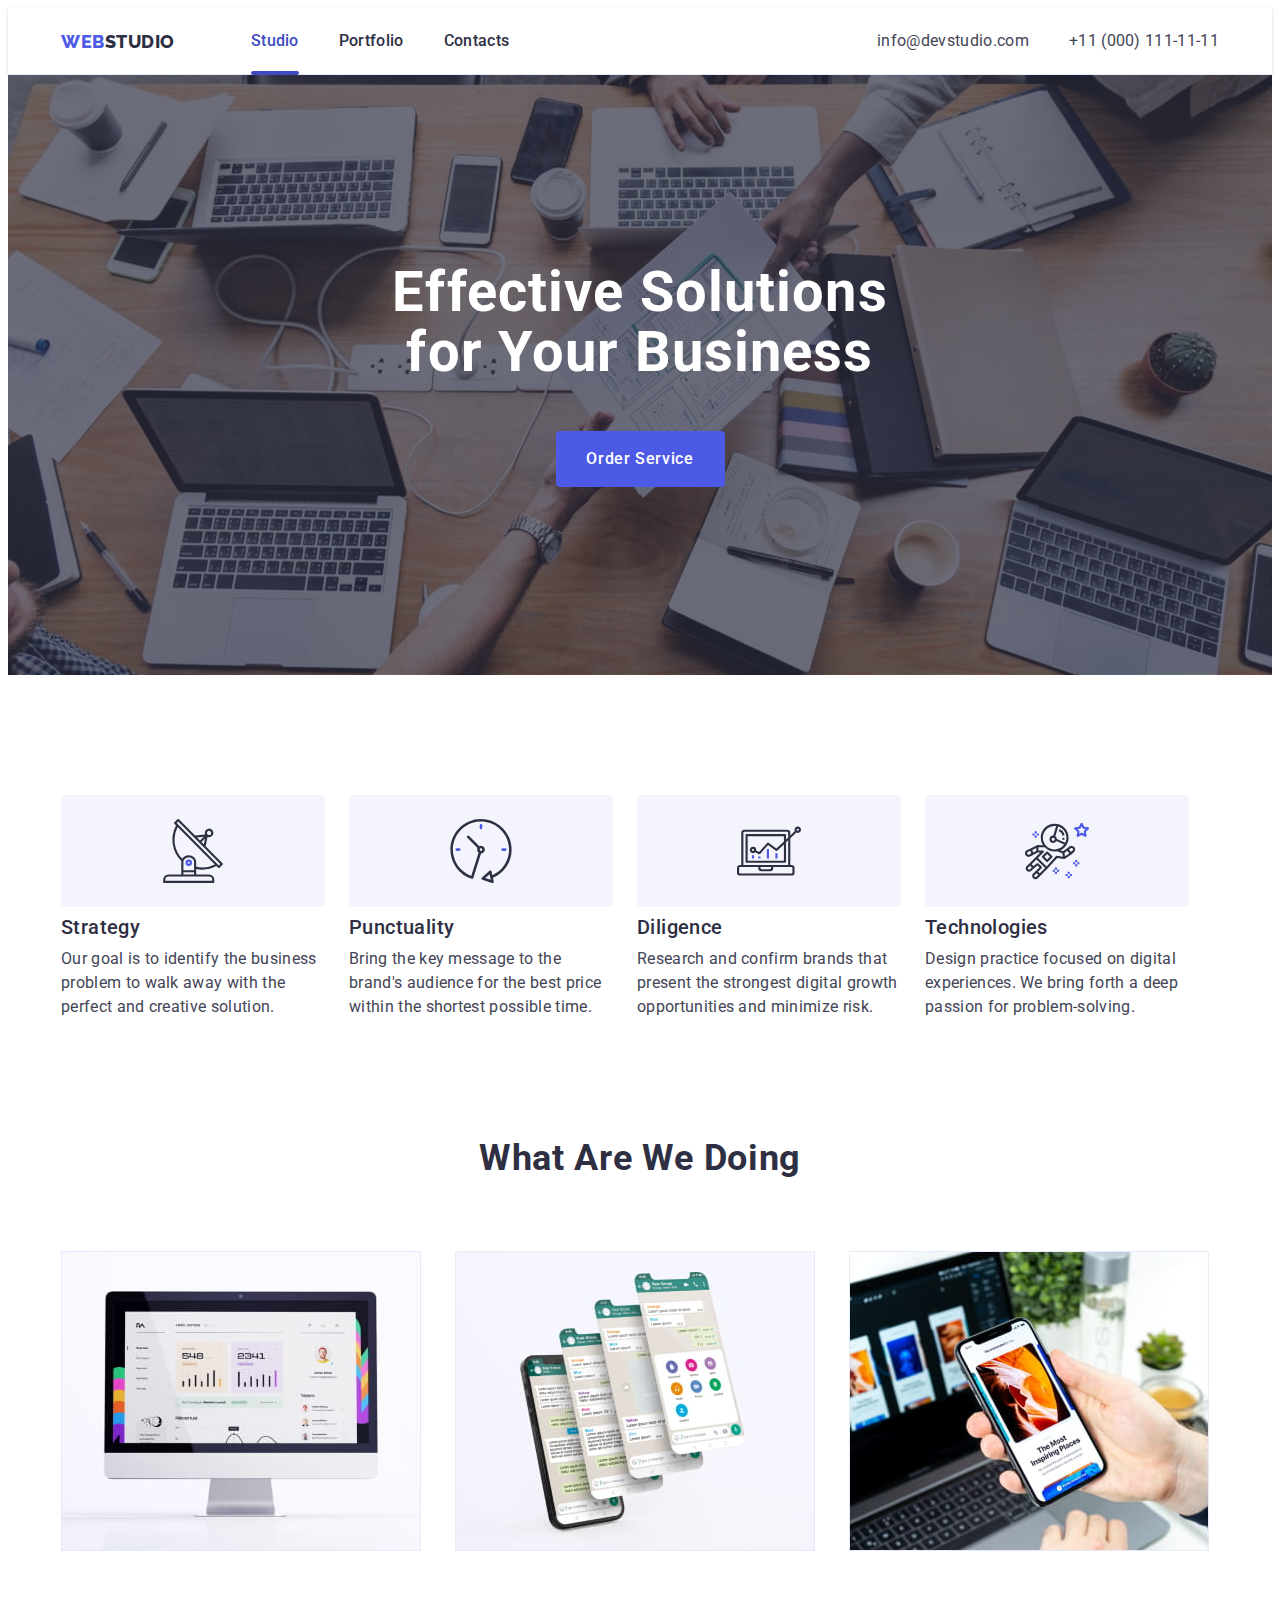
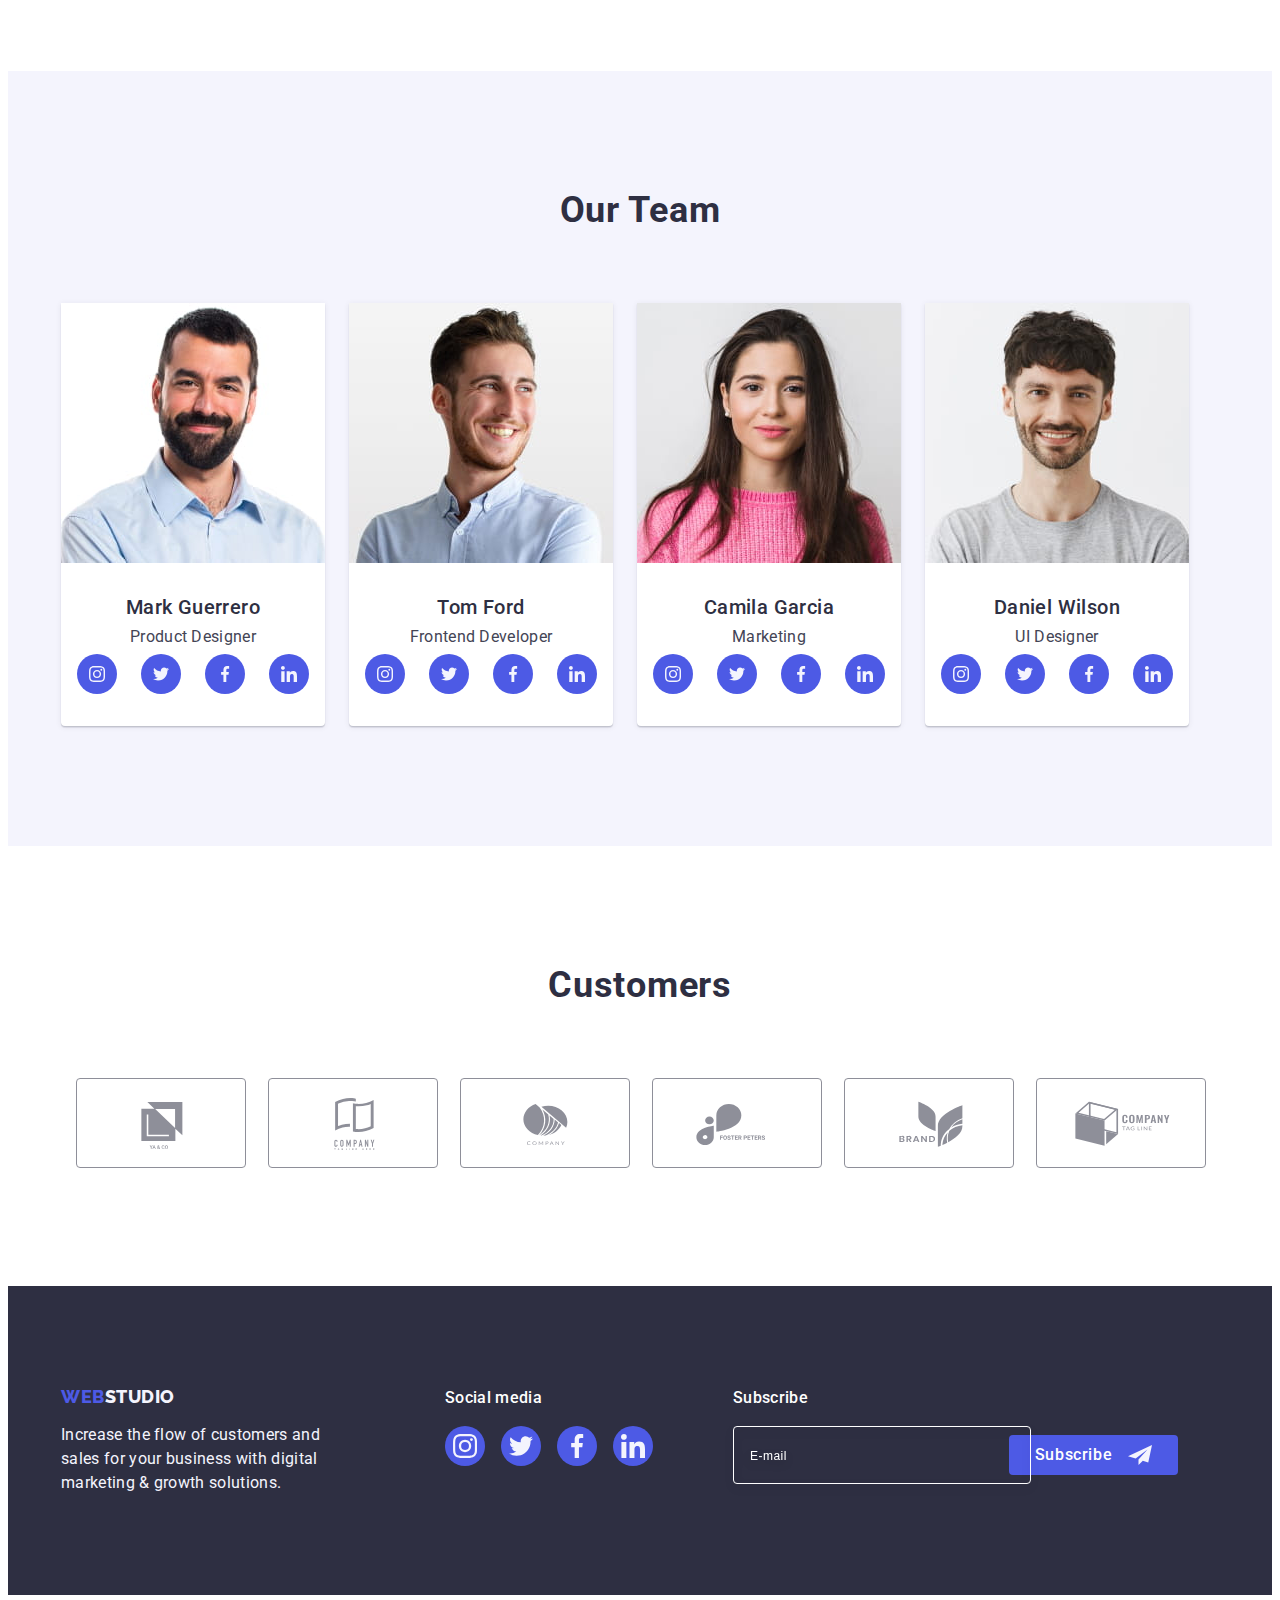
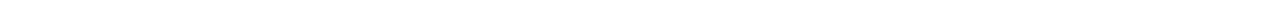
<file: index.html>
<!DOCTYPE html>
<html lang="en">
  <head>
    <meta charset="UTF-8" />
    <meta http-equiv="X-UA-Compatible" content="IE=edge" />
    <meta name="viewport" content="width=device-width, initial-scale=1.0" />
    <title>Effective Solutions for Your Business</title>
    <link
      rel="stylesheet"
      href="https://cdnjs.cloudflare.com/ajax/libs/modern-normalize/1.1.0/modern-normalize.min.css"
      integrity="sha512-wpPYUAdjBVSE4KJnH1VR1HeZfpl1ub8YT/NKx4PuQ5NmX2tKuGu6U/JRp5y+Y8XG2tV+wKQpNHVUX03MfMFn9Q=="
      crossorigin="anonymous"
      referrerpolicy="no-referrer"
    />
    <!-- Font styles -->
    <link rel="preconnect" href="https://fonts.googleapis.com" />
    <link rel="preconnect" href="https://fonts.gstatic.com" crossorigin />
    <link
      href="https://fonts.googleapis.com/css2?family=Raleway:wght@800&family=Roboto:wght@400;500;700;900&display=swap"
      rel="stylesheet"
    />
    <!-- Custom styles -->
    <link rel="stylesheet" href="./css/styles.css" />
  </head>
  <body>
    <!-- Header section -->
    <header class="header-page">
      <div class="container site-nav">
        <nav class="header-nav">
          <a href="./index.html" class="header-nav-logo logo link"
            >Web<span class="logo-part">Studio</span></a
          >
          <ul class="header-nav-menu list">
            <li class="item header-nav-item">
              <a href="./index.html" class="active link unit-menu">Studio</a>
            </li>
            <li class="item">
              <a href="./portfolio.html" class="link unit-menu">Portfolio</a>
            </li>
            <li class="item">
              <a href="" class="link unit-menu">Contacts</a>
            </li>
          </ul>
        </nav>
        <address class="unit-info">
          <ul class="list adr-list">
            <li class="item">
              <a href="mailto:info@devstudio.com" class="link unit unit-info-item"
                >info@devstudio.com</a
              >
            </li>
            <li class="item">
              <a href="tel:+110001111111" class="link unit unit-info-item">+11 (000) 111-11-11</a>
            </li>
          </ul>
        </address>
      </div>
    </header>
    <main>
      <!-- Hero section -->
      <section class="hero">
        <div class="container">
          <h1 class="main-header">Effective Solutions for Your Business</h1>
          <button type="button" class="main-btn" data-modal-open>Order Service</button>
        </div>
      </section>
      <!-- Benefits section -->
      <section class="benefits">
        <div class="container">
          <h2 class="subtitle visually-hidden"> Our benefits </h2>
          <ul class="list benefits-list">
            <li class="item">
              <div class="features-box">
                <svg class="benefits-logo" width="64" height="64">
                  <use href="./images/icons.svg#antenna"></use>
                </svg>
              </div>
              <h3 class="benefits-title">Strategy</h3>
              <p class="benefit-unit">
                Our goal is to identify the business problem to walk away with the perfect and
                creative solution.
              </p>
            </li>
            <li class="item">
              <div class="features-box">
                <svg class="benefits-logo" width="64" height="64">
                  <use href="./images/icons.svg#clock"></use>
                </svg>
              </div>
              <h3 class="benefits-title">Punctuality</h3>
              <p class="benefit-unit">
                Bring the key message to the brand's audience for the best price within the shortest
                possible time.
              </p>
            </li>
            <li class="item">
              <div class="features-box">
                <svg class="benefits-logo" width="64" height="64">
                  <use href="./images/icons.svg#diagram"></use>
                </svg>
              </div>
              <h3 class="benefits-title">Diligence</h3>
              <p class="benefit-unit">
                Research and confirm brands that present the strongest digital growth opportunities
                and minimize risk.
              </p>
            </li>
            <li class="item">
              <div class="features-box">
                <svg class="benefits-logo" width="64" height="64">
                  <use href="./images/icons.svg#astronaut"></use>
                </svg>
              </div>
              <h3 class="benefits-title">Technologies</h3>
              <p class="benefit-unit">
                Design practice focused on digital experiences. We bring forth a deep passion for
                problem-solving.
              </p>
            </li>
          </ul>
        </div>
      </section>
      <!-- About section -->
      <section class="about">
        <div class="container">
          <h2 class="subtitle">What are we doing</h2>
          <ul class="list about-list">
            <li class="item">
              <img src="./images/about_section/img1.jpg" alt="Monoblock" width="360" height="300" />
            </li>
            <li class="item">
              <img src="./images/about_section/img2.jpg" alt="Phone" width="360" height="300" />
            </li>
            <li class="item">
              <img src="./images/about_section/img3.jpg" alt="Notebook" width="360" height="300" />
            </li>
          </ul>
        </div>
      </section>
      <!-- Team section -->
      <section class="team">
        <div class="container">
          <h2 class="subtitle">Our Team</h2>
          <ul class="list team-list">
            <li class="team-item">
              <img src="./images/our_team/img1.jpg" alt="Mark Guerrero" width="264" height="260" />
              <div class="team-card">
                <h3 class="photo-name">Mark Guerrero</h3>
                <p class="photo-desc-team">Product Designer</p>
                <ul class="social-list list">
                  <li class="socials-item">
                    <a
                      class="socials-link link"
                      href="https://www.instagram.com/"
                      target="_blank"
                      rel="noopener noreferrer"
                      aria-label="Instagram"
                    >
                      <svg class="team-social-icon" width="16" height="16">
                        <use href="./images/icons.svg#instagram"></use>
                      </svg>
                    </a>
                  </li>
                  <li class="socials-item">
                    <a
                      class="socials-link link"
                      href="https://twitter.com/"
                      target="_blank"
                      rel="noopener noreferrer"
                      aria-label="Twitter"
                    >
                      <svg class="team-social-icon" width="16" height="16">
                        <use href="./images/icons.svg#twitter"></use>
                      </svg>
                    </a>
                  </li>
                  <li class="socials-item">
                    <a
                      class="socials-link link"
                      href="https://www.facebook.com/"
                      target="_blank"
                      rel="noopener noreferrer"
                      aria-label="Facebook"
                    >
                      <svg class="team-social-icon" width="16" height="16">
                        <use href="./images/icons.svg#facebook"></use>
                      </svg>
                    </a>
                  </li>
                  <li class="socials-item">
                    <a
                      class="socials-link link"
                      href="https://www.linkedin.com/"
                      target="_blank"
                      rel="noopener noreferrer"
                      aria-label="Linkedin"
                    >
                      <svg class="team-social-icon" width="16" height="16">
                        <use href="./images/icons.svg#linkedin"></use>
                      </svg>
                    </a>
                  </li>
                </ul>
              </div>
            </li>
            <li class="team-item">
              <img src="./images/our_team/img2.jpg" alt="Tom Ford" width="264" height="260" />
              <div class="team-card">
                <h3 class="photo-name">Tom Ford</h3>
                <p class="photo-desc-team">Frontend Developer</p>
                <ul class="social-list list">
                  <li class="socials-item">
                    <a
                      class="socials-link link"
                      href="https://www.instagram.com/"
                      target="_blank"
                      rel="noopener noreferrer"
                      aria-label="Instagram"
                    >
                      <svg class="team-social-icon" width="16" height="16">
                        <use href="./images/icons.svg#instagram"></use>
                      </svg>
                    </a>
                  </li>
                  <li class="socials-item">
                    <a
                      class="socials-link link"
                      href="https://twitter.com/"
                      target="_blank"
                      rel="noopener noreferrer"
                      aria-label="Twitter"
                    >
                      <svg class="team-social-icon" width="16" height="16">
                        <use href="./images/icons.svg#twitter"></use>
                      </svg>
                    </a>
                  </li>
                  <li class="socials-item">
                    <a
                      class="socials-link link"
                      href="https://www.facebook.com/"
                      target="_blank"
                      rel="noopener noreferrer"
                      aria-label="Facebook"
                    >
                      <svg class="team-social-icon" width="16" height="16">
                        <use href="./images/icons.svg#facebook"></use>
                      </svg>
                    </a>
                  </li>
                  <li class="socials-item">
                    <a
                      class="socials-link link"
                      href="https://www.linkedin.com/"
                      target="_blank"
                      rel="noopener noreferrer"
                      aria-label="Linkedin"
                    >
                      <svg class="team-social-icon" width="16" height="16">
                        <use href="./images/icons.svg#linkedin"></use>
                      </svg>
                    </a>
                  </li>
                </ul>
              </div>
            </li>
            <li class="team-item">
              <img src="./images/our_team/img3.jpg" alt="amila Garcia" width="264" height="260" />
              <div class="team-card">
                <h3 class="photo-name">Camila Garcia</h3>
                <p class="photo-desc-team">Marketing</p>
                <ul class="social-list list">
                  <li class="socials-item">
                    <a
                      class="socials-link link"
                      href="https://www.instagram.com/"
                      target="_blank"
                      rel="noopener noreferrer"
                      aria-label="Instagram"
                    >
                      <svg class="team-social-icon" width="16" height="16">
                        <use href="./images/icons.svg#instagram"></use>
                      </svg>
                    </a>
                  </li>
                  <li class="socials-item">
                    <a
                      class="socials-link link"
                      href="https://twitter.com/"
                      target="_blank"
                      rel="noopener noreferrer"
                      aria-label="Twitter"
                    >
                      <svg class="team-social-icon" width="16" height="16">
                        <use href="./images/icons.svg#twitter"></use>
                      </svg>
                    </a>
                  </li>
                  <li class="socials-item">
                    <a
                      class="socials-link link"
                      href="https://www.facebook.com/"
                      target="_blank"
                      rel="noopener noreferrer"
                      aria-label="Facebook"
                    >
                      <svg class="team-social-icon" width="16" height="16">
                        <use href="./images/icons.svg#facebook"></use>
                      </svg>
                    </a>
                  </li>
                  <li class="socials-item">
                    <a
                      class="socials-link link"
                      href="https://www.linkedin.com/"
                      target="_blank"
                      rel="noopener noreferrer"
                      aria-label="Linkedin"
                    >
                      <svg class="team-social-icon" width="16" height="16">
                        <use href="./images/icons.svg#linkedin"></use>
                      </svg>
                    </a>
                  </li>
                </ul>
              </div>
            </li>
            <li class="team-item">
              <img src="./images/our_team/img4.jpg" alt="Daniel Wilson" width="264" height="260" />
              <div class="team-card">
                <h3 class="photo-name">Daniel Wilson</h3>
                <p class="photo-desc-team">UI Designer</p>
                <ul class="social-list list">
                  <li class="socials-item">
                    <a
                      class="socials-link link"
                      href="https://www.instagram.com/"
                      target="_blank"
                      rel="noopener noreferrer"
                      aria-label="Instagram"
                    >
                      <svg class="team-social-icon" width="16" height="16">
                        <use href="./images/icons.svg#instagram"></use>
                      </svg>
                    </a>
                  </li>
                  <li class="socials-item">
                    <a
                      class="socials-link link"
                      href="https://twitter.com/"
                      target="_blank"
                      rel="noopener noreferrer"
                      aria-label="Twitter"
                    >
                      <svg class="team-social-icon" width="16" height="16">
                        <use href="./images/icons.svg#twitter"></use>
                      </svg>
                    </a>
                  </li>
                  <li class="socials-item">
                    <a
                      class="socials-link link"
                      href="https://www.facebook.com/"
                      target="_blank"
                      rel="noopener noreferrer"
                      aria-label="Facebook"
                    >
                      <svg class="team-social-icon" width="16" height="16">
                        <use href="./images/icons.svg#facebook"></use>
                      </svg>
                    </a>
                  </li>
                  <li class="socials-item">
                    <a
                      class="socials-link link"
                      href="https://www.linkedin.com/"
                      target="_blank"
                      rel="noopener noreferrer"
                      aria-label="Linkedin"
                    >
                      <svg class="team-social-icon" width="16" height="16">
                        <use href="./images/icons.svg#linkedin"></use>
                      </svg>
                    </a>
                  </li>
                </ul>
              </div>
            </li>
          </ul>
        </div>
      </section>
      <!-- Customers section -->
      <section class="customers-section">
        <div class="container">
          <h2 class="customers-subtitle">Customers</h2>
          <ul class="customers-list list">
            <li class="customers-item">
              <a href="" class="customers-item-link">
                <svg class="customers-item-icon" width="104" height="56">
                  <use href="./images/icons.svg#logo1"></use>
                </svg>
              </a>
            </li>
            <li class="customers-item">
              <a href="" class="customers-item-link">
                <svg class="customers-item-icon" width="104" height="56">
                  <use href="./images/icons.svg#logo2"></use>
                </svg>
              </a>
            </li>
            <li class="customers-item">
              <a href="" class="customers-item-link">
                <svg class="customers-item-icon" width="104" height="56">
                  <use href="./images/icons.svg#logo3"></use>
                </svg>
              </a>
            </li>
            <li class="customers-item">
              <a href="" class="customers-item-link">
                <svg class="customers-item-icon" width="104" height="56">
                  <use href="./images/icons.svg#logo4"></use>
                </svg>
              </a>
            </li>
            <li class="customers-item">
              <a href="" class="customers-item-link">
                <svg class="customers-item-icon" width="104" height="56">
                  <use href="./images/icons.svg#logo5"></use>
                </svg>
              </a>
            </li>
            <li class="customers-item">
              <a href="" class="customers-item-link">
                <svg class="customers-item-icon" width="104" height="56">
                  <use href="./images/icons.svg#logo6"></use>
                </svg>
              </a>
            </li>
          </ul>
        </div>
      </section>
    </main>
    <!-- Footer section -->
    <footer class="page-bottom">
      <div class="footer-container container">
        <div class="footer-info">
          <a href="./index.html" class="logo-bottom link"
            >Web<span class="logo-part-bottom">Studio</span></a
          >
          <p class="footer-text">
            Increase the flow of customers and sales for your business with digital marketing &
            growth solutions.
          </p>
        </div>
        <div class="footer-link">
          <p class="footer-social">Social media</p>
          <ul class="footer-social-list list">
            <li class="socials-item">
              <a
                class="socials-link link footer-socials-link"
                href="https://www.instagram.com/"
                target="_blank"
                rel="noopener noreferrer"
                aria-label="Instagram"
              >
                <svg class="team-social-icon" width="24" height="24">
                  <use href="./images/icons.svg#instagram"></use>
                </svg>
              </a>
            </li>
            <li class="socials-item">
              <a
                class="socials-link link footer-socials-link"
                href="https://twitter.com/"
                target="_blank"
                rel="noopener noreferrer"
                aria-label="Twitter"
              >
                <svg class="team-social-icon" width="24" height="24">
                  <use href="./images/icons.svg#twitter"></use>
                </svg>
              </a>
            </li>
            <li class="socials-item">
              <a
                class="socials-link link footer-socials-link"
                href="https://www.facebook.com/"
                target="_blank"
                rel="noopener noreferrer"
                aria-label="Facebook"
              >
                <svg class="team-social-icon" width="24" height="24">
                  <use href="./images/icons.svg#facebook"></use>
                </svg>
              </a>
            </li>
            <li class="socials-item">
              <a
                class="socials-link link footer-socials-link"
                href="https://www.linkedin.com/"
                target="_blank"
                rel="noopener noreferrer"
                aria-label="Linkedin"
              >
                <svg class="team-social-icon" width="24" height="24">
                  <use href="./images/icons.svg#linkedin"></use>
                </svg>
              </a>
            </li>
          </ul>
        </div>

        <form class="subscription-form" name="subscription-form">
          <strong class="subscription-form-title subtitle">Subscribe</strong>
          <div class="subscription-form-group" role="group">
            <label class="subscription-form-label">
              <input
                class="subscription-form-input"
                type="email"
                name="email"
                required
                placeholder="E-mail"
              />
            </label>

            <button class="subscription-btn main-btn" type="submit">
              Subscribe
              <svg class="subscription-form-icon" width="24" height="24">
                <use href="./images/icons.svg#send"></use>
              </svg>
            </button>
          </div>
        </form>
      </div>
    </footer>

    <!-- Modal window -->
    <div class="backdrop is-hidden" data-modal>
      <div class="modal">
        <button type="button" class="modal-close-btn" data-modal-close>
          <svg class="modal-close-icon" width="8" height="8">
            <use href="./images/icons.svg#close-icon"></use>
          </svg>
        </button>

        <strong class="modal-title">Leave your contacts and we will call you back</strong>
        <form class="modal-form form" name="modal_form">
          <label class="form-label" for="modal_name"
            ><span class="form-label-title">Name</span></label
          >
          <div class="form-wrapper">
            <input class="form-field" type="text" name="modal_name" id="modal_name" />
            <svg class="form-icon" width="18" height="24">
              <use href="./images/icons.svg#name"></use>
            </svg>
          </div>

          <label class="form-label" for="modal_phone"
            ><span class="form-label-title">Phone</span></label
          >
          <div class="form-wrapper">
            <input class="form-field" type="text" name="modal_phone" id="modal_phone" />
            <svg class="form-icon" width="18" height="24">
              <use href="./images/icons.svg#phone"></use>
            </svg>
          </div>

          <label class="form-label" for="modal_email"
            ><span class="form-label-title">Email</span></label
          >
          <div class="form-wrapper">
            <input class="form-field" type="text" name="modal_email" id="modal_email" />
            <svg class="form-icon" width="18" height="24">
              <use href="./images/icons.svg#email"></use>
            </svg>
          </div>

          <label class="form-label-comment" for="modal_comment"
            ><span class="form-label-title">Comment</span>
            <textarea
              class="form-comment"
              name="modal_comment"
              id="modal_comment"
              rows="6"
              placeholder="Text input"
            ></textarea>
          </label>

          <label class="form-aggrement">
            <input class="form-check-input visually-hidden" type="checkbox" />
            <svg class="register-form-icons" width="16" height="16">
              <use class="icon-checked" href="./images/icons.svg#checkbox-checked"></use>
              <use class="icon-unchecked" href="./images/icons.svg#checkbox-unchecked"></use>
            </svg>
            <span class="form-aggrement-text"
              >I accept the terms and conditions of the
              <a class="checkbox-link" href="">Privacy Policy</a></span
            >
          </label>
          <button class="main-btn" type="submit">Send</button>
        </form>
      </div>
    </div>
    <script src="./js/modal.js"></script>
  </body>
</html>
</file>
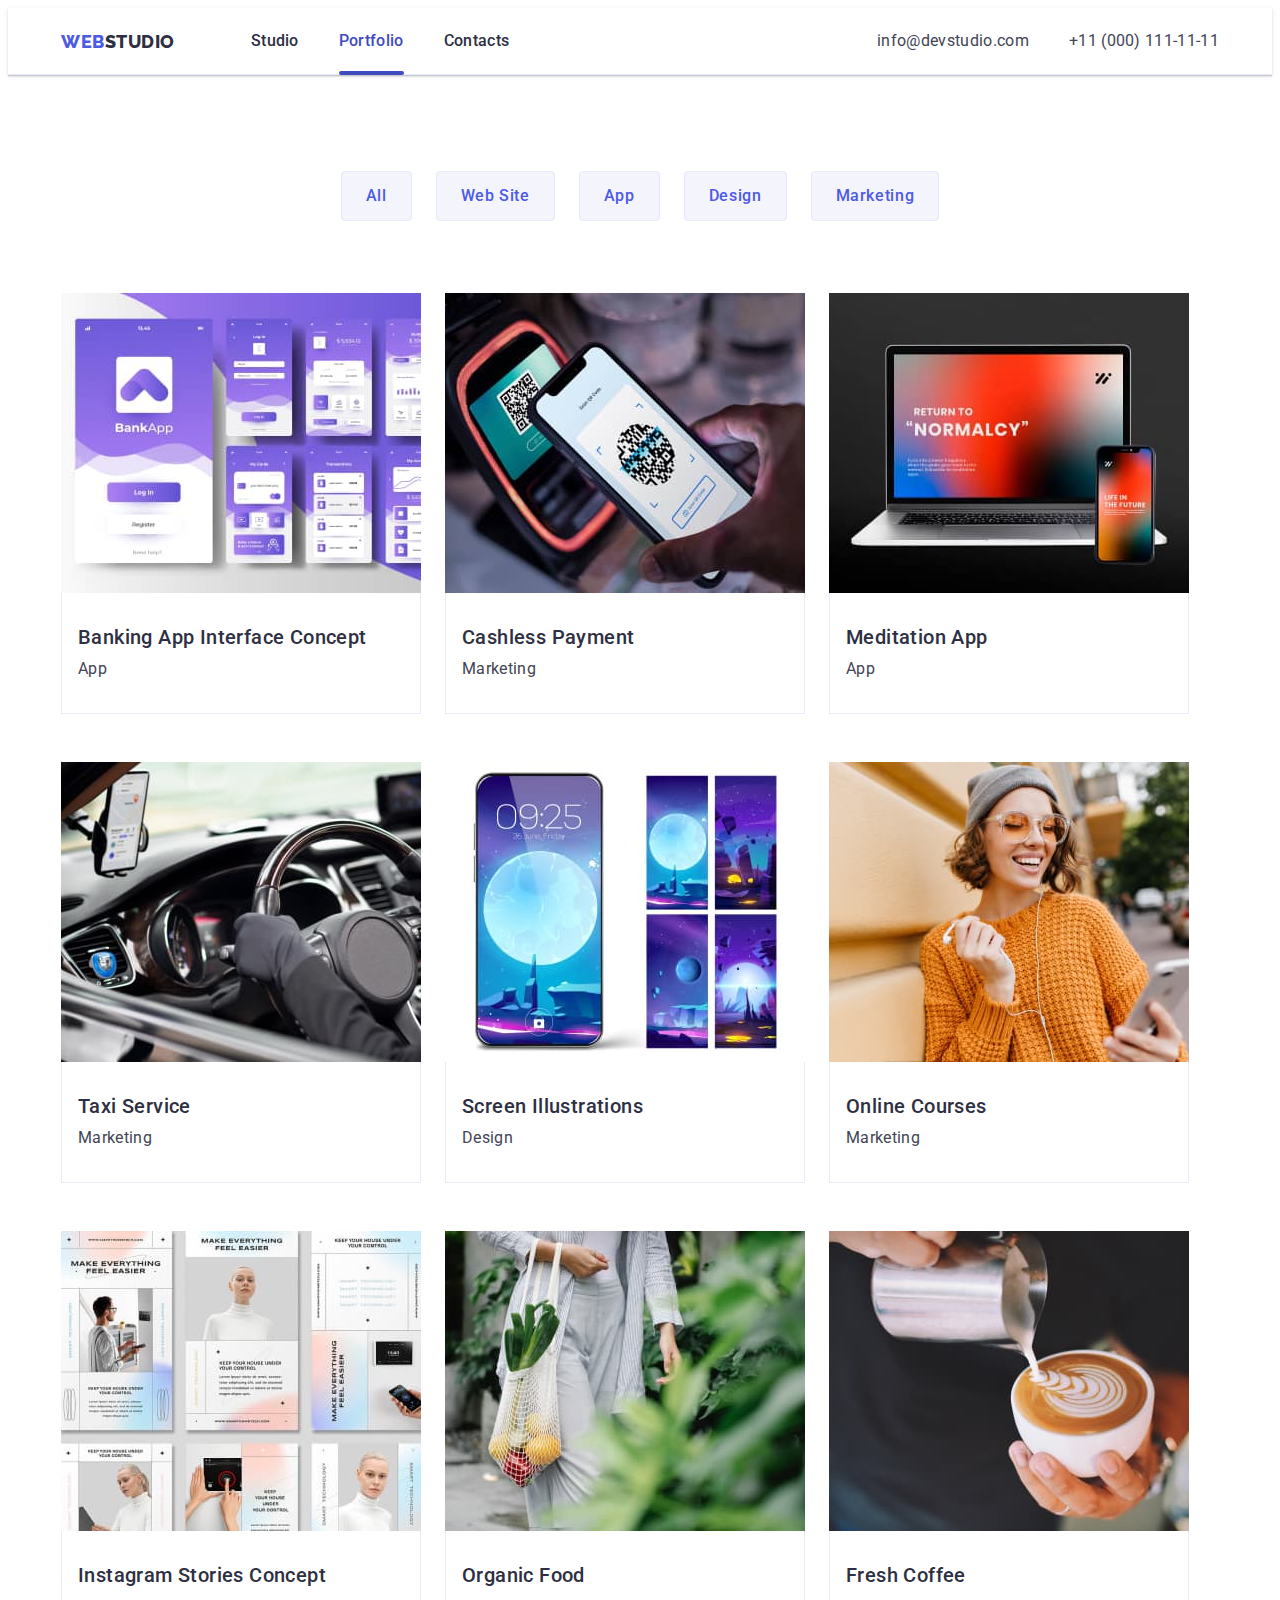
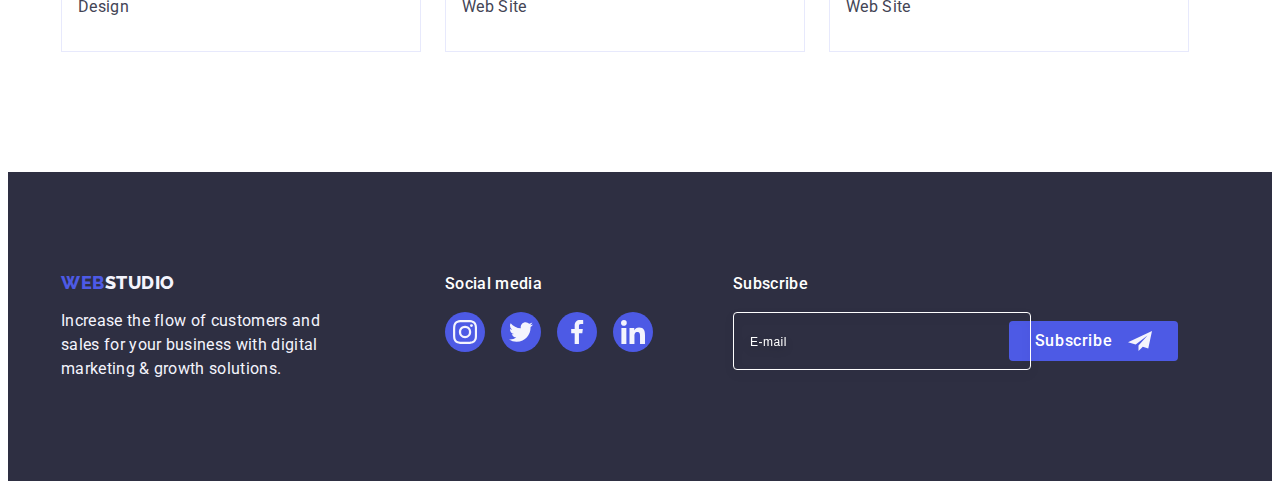
<file: portfolio.html>
<!DOCTYPE html>
<html lang="en">
  <head>
    <meta charset="UTF-8" />
    <meta http-equiv="X-UA-Compatible" content="IE=edge" />
    <meta name="viewport" content="width=device-width, initial-scale=1.0" />
    <title>Portfolio</title>
    <link
      rel="stylesheet"
      href="https://cdnjs.cloudflare.com/ajax/libs/modern-normalize/1.1.0/modern-normalize.min.css"
      integrity="sha512-wpPYUAdjBVSE4KJnH1VR1HeZfpl1ub8YT/NKx4PuQ5NmX2tKuGu6U/JRp5y+Y8XG2tV+wKQpNHVUX03MfMFn9Q=="
      crossorigin="anonymous"
      referrerpolicy="no-referrer"
    />

    <!-- Font styles -->
    <link rel="preconnect" href="https://fonts.googleapis.com" />
    <link rel="preconnect" href="https://fonts.gstatic.com" crossorigin />
    <link
      href="https://fonts.googleapis.com/css2?family=Raleway:wght@800&family=Roboto:wght@400;500;700;900&display=swap"
      rel="stylesheet"
    />
    <!-- Custom styles -->
    <link rel="stylesheet" href="./css/styles.css" />
  </head>
  <body>
    <!-- Header section -->
    <header class="header-page">
      <div class="container site-nav">
        <nav class="header-nav">
          <a href="./index.html" class="header-nav-logo logo link"
            >Web<span class="logo-part">Studio</span></a
          >
          <ul class="header-nav-menu list">
            <li class="item">
              <a href="./index.html" class="link unit-menu">Studio</a>
            </li>
            <li class="item">
              <a href="./portfolio.html" class="active link unit-menu">Portfolio</a>
            </li>
            <li class="item">
              <a href="" class="link unit-menu">Contacts</a>
            </li>
          </ul>
        </nav>
        <address class="unit-info">
          <ul class="list adr-list">
            <li class="item">
              <a href="mailto:info@devstudio.com" class="link unit unit-info-item"
                >info@devstudio.com</a
              >
            </li>
            <li class="item">
              <a href="tel:+110001111111" class="link unit unit-info-item">+11 (000) 111-11-11</a>
            </li>
          </ul>
        </address>
      </div>
    </header>

    <main>
      <!-- Main section -->
      <section class="portfolio">
        <div class="container">
          <h1 class="visually-hidden">Portfolio</h1>
          <ul class="list filter-list">
            <li><button type="button" class="filter-btn">All</button></li>
            <li><button type="button" class="filter-btn">Web Site</button></li>
            <li><button type="button" class="filter-btn">App</button></li>
            <li><button type="button" class="filter-btn">Design</button></li>
            <li><button type="button" class="filter-btn">Marketing</button></li>
          </ul>
          <ul class="list works-list">
            <li class="portfolio-item">
              <a href="" class="link portfolio-link">
                <div class="portfolio-thumb">
                  <img
                    src="./images/portfolio/img1.jpg"
                    alt="Banking App"
                    width="360"
                    height="300"
                  />
                  <p class="overlay-text">
                    14 Stylish and User-Friendly App Design Concepts · Task Manager App · Calorie
                    Tracker App · Exotic Fruit Ecommerce App · Cloud Storage App
                  </p>
                </div>
                <div class="works-info">
                  <h2 class="portfolio-photo-title">Banking App Interface Concept</h2>
                  <p class="portfolio-photo-type">App</p>
                </div>
              </a>
            </li>
            <li class="portfolio-item">
              <a href="" class="link portfolio-link">
                <div class="portfolio-thumb">
                  <img
                    src="./images/portfolio/img2.jpg"
                    alt="Cashless payment"
                    width="360"
                    height="300"
                  />
                  <p class="overlay-text">
                    14 Stylish and User-Friendly App Design Concepts · Task Manager App · Calorie
                    Tracker App · Exotic Fruit Ecommerce App · Cloud Storage App
                  </p>
                </div>
                <div class="works-info">
                  <h2 class="portfolio-photo-title">Cashless Payment</h2>
                  <p class="portfolio-photo-type">Marketing</p>
                </div>
              </a>
            </li>
            <li class="portfolio-item">
              <a href="" class="link portfolio-link">
                <div class="portfolio-thumb">
                  <img
                    src="./images/portfolio/img3.jpg"
                    alt="Meditation App"
                    width="360"
                    height="300"
                  />
                  <p class="overlay-text">
                    14 Stylish and User-Friendly App Design Concepts · Task Manager App · Calorie
                    Tracker App · Exotic Fruit Ecommerce App · Cloud Storage App
                  </p>
                </div>
                <div class="works-info">
                  <h2 class="portfolio-photo-title">Meditation App</h2>
                  <p class="portfolio-photo-type">App</p>
                </div>
              </a>
            </li>
            <li class="portfolio-item">
              <a href="" class="link portfolio-link">
                <div class="portfolio-thumb">
                  <img
                    src="./images/portfolio/img4jpg.jpg"
                    alt="Taxi service"
                    width="360"
                    height="300"
                  />
                  <p class="overlay-text">
                    14 Stylish and User-Friendly App Design Concepts · Task Manager App · Calorie
                    Tracker App · Exotic Fruit Ecommerce App · Cloud Storage App
                  </p>
                </div>
                <div class="works-info">
                  <h2 class="portfolio-photo-title">Taxi Service</h2>
                  <p class="portfolio-photo-type">Marketing</p>
                </div>
              </a>
            </li>
            <li class="portfolio-item">
              <a href="" class="link portfolio-link">
                <div class="portfolio-thumb">
                  <img
                    src="./images/portfolio/img5.jpg"
                    alt="Screen Illustrations"
                    width="360"
                    height="300"
                  />
                  <p class="overlay-text">
                    14 Stylish and User-Friendly App Design Concepts · Task Manager App · Calorie
                    Tracker App · Exotic Fruit Ecommerce App · Cloud Storage App
                  </p>
                </div>
                <div class="works-info">
                  <h2 class="portfolio-photo-title">Screen Illustrations</h2>
                  <p class="portfolio-photo-type">Design</p>
                </div>
              </a>
            </li>
            <li class="portfolio-item">
              <a href="" class="link portfolio-link">
                <div class="portfolio-thumb">
                  <img
                    src="./images/portfolio/img6.jpg"
                    alt="Online Courses"
                    width="360"
                    height="300"
                  />
                  <p class="overlay-text">
                    14 Stylish and User-Friendly App Design Concepts · Task Manager App · Calorie
                    Tracker App · Exotic Fruit Ecommerce App · Cloud Storage App
                  </p>
                </div>
                <div class="works-info">
                  <h2 class="portfolio-photo-title">Online Courses</h2>
                  <p class="portfolio-photo-type">Marketing</p>
                </div>
              </a>
            </li>
            <li class="portfolio-item">
              <a href="" class="link portfolio-link">
                <div class="portfolio-thumb">
                  <img
                    src="./images/portfolio/img7.jpg"
                    alt="Instagram Stories Concept"
                    width="360"
                    height="300"
                  />
                  <p class="overlay-text">
                    14 Stylish and User-Friendly App Design Concepts · Task Manager App · Calorie
                    Tracker App · Exotic Fruit Ecommerce App · Cloud Storage App
                  </p>
                </div>
                <div class="works-info">
                  <h2 class="portfolio-photo-title">Instagram Stories Concept</h2>
                  <p class="portfolio-photo-type">Design</p>
                </div>
              </a>
            </li>
            <li class="portfolio-item">
              <a href="" class="link portfolio-link">
                <div class="portfolio-thumb">
                  <img
                    src="./images/portfolio/img8.jpg"
                    alt="Organic Food"
                    width="360"
                    height="300"
                  />
                  <p class="overlay-text">
                    14 Stylish and User-Friendly App Design Concepts · Task Manager App · Calorie
                    Tracker App · Exotic Fruit Ecommerce App · Cloud Storage App
                  </p>
                </div>
                <div class="works-info">
                  <h2 class="portfolio-photo-title">Organic Food</h2>
                  <p class="portfolio-photo-type">Web Site</p>
                </div>
              </a>
            </li>
            <li class="portfolio-item">
              <a href="" class="link portfolio-link">
                <div class="portfolio-thumb">
                  <img
                    src="./images/portfolio/img9.jpg"
                    alt="Fresh Coffee"
                    width="360"
                    height="300"
                  />
                  <p class="overlay-text">
                    14 Stylish and User-Friendly App Design Concepts · Task Manager App · Calorie
                    Tracker App · Exotic Fruit Ecommerce App · Cloud Storage App
                  </p>
                </div>
                <div class="works-info">
                  <h2 class="portfolio-photo-title">Fresh Coffee</h2>
                  <p class="portfolio-photo-type">Web Site</p>
                </div>
              </a>
            </li>
          </ul>
        </div>
      </section>
    </main>
    <!-- Footer section -->
    <footer class="page-bottom">
      <div class="footer-container container">
        <div class="footer-info">
          <a href="./index.html" class="logo-bottom link"
            >Web<span class="logo-part-bottom">Studio</span></a
          >
          <p class="footer-text">
            Increase the flow of customers and sales for your business with digital marketing &
            growth solutions.
          </p>
        </div>
        <div class="footer-link">
          <p class="footer-social">Social media</p>
          <ul class="footer-social-list list">
            <li class="socials-item">
              <a
                class="socials-link link footer-socials-link"
                href="https://www.instagram.com/"
                target="_blank"
                rel="noopener noreferrer"
                aria-label="Instagram"
              >
                <svg class="team-social-icon" width="24" height="24">
                  <use href="./images/icons.svg#instagram"></use>
                </svg>
              </a>
            </li>
            <li class="socials-item">
              <a
                class="socials-link link footer-socials-link"
                href="https://twitter.com/"
                target="_blank"
                rel="noopener noreferrer"
                aria-label="Twitter"
              >
                <svg class="team-social-icon" width="24" height="24">
                  <use href="./images/icons.svg#twitter"></use>
                </svg>
              </a>
            </li>
            <li class="socials-item">
              <a
                class="socials-link link footer-socials-link"
                href="https://www.facebook.com/"
                target="_blank"
                rel="noopener noreferrer"
                aria-label="Facebook"
              >
                <svg class="team-social-icon" width="24" height="24">
                  <use href="./images/icons.svg#facebook"></use>
                </svg>
              </a>
            </li>
            <li class="socials-item">
              <a
                class="socials-link link footer-socials-link"
                href="https://www.linkedin.com/"
                target="_blank"
                rel="noopener noreferrer"
                aria-label="Linkedin"
              >
                <svg class="team-social-icon" width="24" height="24">
                  <use href="./images/icons.svg#linkedin"></use>
                </svg>
              </a>
            </li>
          </ul>
        </div>

        <form class="subscription-form" name="subscription-form">
          <strong class="subscription-form-title subtitle">Subscribe</strong>
          <div class="subscription-form-group" role="group">
            <label class="subscription-form-label">
              <input
                class="subscription-form-input"
                type="email"
                name="email"
                required
                placeholder="E-mail"
              />
            </label>

            <button class="subscription-btn main-btn" type="submit">
              Subscribe
              <svg class="subscription-form-icon" width="24" height="24">
                <use href="./images/icons.svg#send"></use>
              </svg>
            </button>
          </div>
        </form>
      </div>
    </footer>
  </body>
</html>
</file>
<file: css/styles.css>
:root {
  /* Fonts */
  --primary-font: 'Roboto', sans-serif;
  --secondary-font: 'Raleway', sans-serif;

  /* Color */
  --main-txt-cl: #434455;
  --subtitle-cl: #2e2f42;
  --logo-part-cl: #4d5ae5;
  --main-bg-cl: #fff;
  --supporting-bg-cl: #2e2f42;
  --secondary-bg-cl: #f4f4fd;
  --main-header-cl: #fff;
  --accent-txt-cl: #404bbf;
  --secondary-fon-color: #e7e9fc;
  --secondary-icon-color: #31d0aa;
  --gray-icon: #8e8f99;
  --modal-bg-cl: #fcfcfc;

  --anim-fast: 250ms cubic-bezier(0.4, 0, 0.2, 1) 0ms;

  --header-idx: 10;
  --modal-idx: 100;
}

h1,
h2,
h3,
h4,
h5,
h6,
p {
  margin: 0;
}

img {
  display: block;
  max-width: 100%;
}
/* Base styles */
body {
  font-family: 'Roboto', sans-serif;
  font-size: 16px;
  line-height: 1.5;
  letter-spacing: 0.02em;

  color: var(--main-txt-cl);
  background-color: var(--main-bg-cl);
}

.container {
  max-width: 1158px;
  padding: 0 15px;
  margin: 0 auto;
}

/* Header */
.header-page {
  line-height: calc(16 / 14);
  width: 100%;
  border-bottom: 1px solid var(--secondary-fon-color);
  box-shadow: 0px 2px 1px rgba(46, 47, 66, 0.08), 0px 1px 1px rgba(46, 47, 66, 0.16),
    0px 1px 6px rgba(46, 47, 66, 0.08);
}

.site-nav {
  display: flex;
  justify-content: space-between;
}

.header-nav {
  display: flex;
  align-items: center;
  margin-right: 332px;
}

.link {
  text-decoration: none;
}

.header-nav-logo {
  display: block;
  margin-right: 76px;
}

.header-nav-menu {
  display: flex;
}

/* Logo */
.logo {
  display: inline-block;
  text-transform: uppercase;
  font-family: var(--secondary-font);
  font-weight: 800;
  font-size: 18px;
  line-height: 1.17;
  align-items: center;
  letter-spacing: 0.03em;
  color: var(--logo-part-cl);
}

.logo-bottom {
  display: inline-block;
  text-transform: uppercase;
  font-family: var(--secondary-font);
  font-weight: 800;
  font-size: 18px;
  line-height: 1.17;
  align-items: center;
  letter-spacing: 0.03em;
  color: var(--logo-part-cl);
  margin-bottom: 16px;
}
.logo-part {
  color: var(--subtitle-cl);
}

.logo-part-bottom {
  display: inline-block;

  text-transform: uppercase;
  font-family: 'Raleway', sans-serif;
  font-weight: 800;
  font-size: 18px;
  line-height: 1.17;
  letter-spacing: 0.03em;
  color: var(--secondary-bg-cl);
}

/* Main content */
.hero {
  max-width: 1440px;
  margin: auto;
  margin-right: auto;
  padding: 188px 0;
  text-align: center;
  background-color: var(--supporting-bg-cl);
  background-image: linear-gradient(rgba(46, 47, 66, 0.7), rgba(46, 47, 66, 0.7)),
    url(../images/hero/peopleoffice.jpg);
  background-repeat: no-repeat;
  background-position: center;
  background-size: cover;
}

.team {
  padding-top: 120px;
  padding-bottom: 120px;
  background-color: var(--secondary-bg-cl);
}

.page-bottom {
  padding-top: 100px;
  padding-bottom: 100px;
  background-color: var(--supporting-bg-cl);
  color: var(--secondary-bg-cl);
}

/* Menu */
.unit-menu {
  font-weight: 500;
  line-height: 1.5;
  color: var(--subtitle-cl);
  text-decoration: none;
  padding-top: 24px;
  padding-bottom: 24px;
  position: relative;
  transition: color var(--anim-fast);
}

.active {
  color: var(--accent-txt-cl);
}

.active::after {
  content: '';
  display: inline-block;
  position: absolute;
  width: 100%;
  height: 4px;
  left: 0px;
  border-radius: 2px;
  bottom: 0;
  background: var(--accent-txt-cl);
  bottom: -1px;
}

.unit-info {
  text-decoration: none;
  color: inherit;
  font-style: normal;
}

.unit-info-item {
  text-decoration: none;
  color: inherit;
  transition: color var(--anim-fast);
}

.unit-info-item:hover,
.unit-info-item:focus,
.unit-menu:hover,
.unit-menu:focus {
  color: var(--accent-txt-cl);
}

/* Benefits */
.benefit-unit {
  width: 264px;
  font-size: 16px;
}

/* Buttons */
.main-btn {
  display: block;
  margin: 0 auto;

  font-family: 'Roboto', sans-serif;
  font-style: normal;
  font-weight: 500;
  font-size: 16px;
  line-height: 1.5;
  letter-spacing: 0.04em;

  background-color: var(--logo-part-cl);
  color: var(--main-bg-cl);

  min-width: 169px;
  height: 56px;
  border: none;
  border-radius: 4px;
  cursor: pointer;
  transition: background-color var(--anim-fast);
}

.main-btn:hover,
.main-btn:focus {
  background-color: var(--accent-txt-cl);
  box-shadow: 0px 4px 4px rgba(0, 0, 0, 0.15);
}

.filter-btn {
  padding: 12px 24px;
  font-family: inherit;
  cursor: pointer;
  background-color: var(--secondary-bg-cl);
  font-weight: 500;
  font-size: 16px;
  line-height: 1.5;
  align-items: center;
  text-align: center;
  letter-spacing: 0.04em;
  color: var(--logo-part-cl);
  border: 1px solid var(--secondary-fon-color);
  border-radius: 4px;
  transition: background-color var(--anim-fast), color var(--anim-fast),
    border-color var(--anim-fast), box-shadow var(--anim-fast);
}

.filter-btn:hover,
.filter-btn:focus,
.filter-btn:active {
  border: 1px solid transparent;
  background-color: var(--accent-txt-cl);
  color: var(--main-bg-cl);
  box-shadow: 0px 3px 1px rgba(0, 0, 0, 0.1), 0px 2px 1px rgba(0, 0, 0, 0.08),
    0px 2px 2px rgba(0, 0, 0, 0.12);
}

.list {
  list-style: none;
  padding: 0;
  margin: 0;
}

/* Main content */

.main-header {
  max-width: 496px;
  margin: 0 auto 48px;
  font-weight: 700;
  font-size: 56px;
  line-height: 1.07;
  text-align: center;
  letter-spacing: 0.02em;
  color: var(--main-header-cl);
}

.subtitle {
  margin-bottom: 72px;
  font-weight: 700;
  font-size: 36px;
  line-height: 1.11;
  text-align: center;
  letter-spacing: 0.02em;
  text-transform: capitalize;
  color: var(--subtitle-cl);
}
.benefits-title {
  margin-bottom: 8px;
  font-weight: 500;
  font-size: 20px;
  line-height: 1.2;
  letter-spacing: 0.02em;
  color: var(--subtitle-cl);
}

/* Team */

.photo-name {
  margin-bottom: 8px;
  font-weight: 500;
  font-size: 20px;
  line-height: 1.2;
  text-align: center;
  letter-spacing: 0.02em;
  color: var(--subtitle-cl);
}

.photo-desc-team {
  text-align: center;
  margin-bottom: 8px;
}

/* Footer */
.footer-text {
  width: 264px;
  color: #f4f4fd;
  font-size: 16px;
  line-height: 1.5;
  letter-spacing: 0.02em;
}

/* Portfolio */
.portfolio-photo-title {
  color: #2e2f42;
  font-weight: 500;
  font-size: 20px;
  line-height: 1.2;
  letter-spacing: 0.02em;
  margin-bottom: 8px;
}
.portfolio-photo-type {
  font-size: 16px;
  line-height: 1.5;
  letter-spacing: 0.02em;
  color: var(--main-txt-cl);
}

.portfolio-thumb {
  position: relative;
  overflow: hidden;
}

/* Overlay */

.overlay-text {
  position: absolute;
  top: 0;
  left: 0;

  height: 100%;
  width: 100%;
  padding: 40px 32px;
  color: var(--secondary-bg-cl);
  font-size: 16px;
  line-height: calc(24 / 16);
  letter-spacing: 0.02em;
  background-color: var(--logo-part-cl);
  transform: translateY(100%);
  transition: transform var(--anim-fast);
}

.portfolio-link:focus .overlay-text,
.portfolio-link:hover .overlay-text {
  transform: translateY(0%);
}

/* .header-nav-item {
  position: relative;
} */

.header-nav-menu .item:not(:last-child) {
  margin-right: 40px;
}
.header-nav-menu.link {
  font-weight: 500;
}
.adr-list {
  display: flex;
}

.adr-list .link {
  display: block;
  padding-top: 24px;
  padding-bottom: 24px;
}

.benefits {
  padding: 120px 0;
}

.benefits-list {
  display: flex;
  /* gap: 24px; */
}

.benefits-list .item:not(:last-child) {
  margin-right: 24px;
}

.benefits-list .item {
  width: calc((100% -72px) / 4);
}

.about {
  padding-bottom: 120px;
}

.about-list {
  display: flex;
  gap: 24px;
}

.about-list .item {
  width: calc((100% - 48px) / 3);
}

.team-list {
  display: flex;
  gap: 24px;
}

.team-item {
  width: 264px;
  background-color: var(--main-bg-cl);

  box-shadow: 0px 1px 6px rgba(46, 47, 66, 0.08), 0px 1px 1px rgba(46, 47, 66, 0.16),
    0px 2px 1px rgba(46, 47, 66, 0.08);
  border-radius: 0px 0px 4px 4px;
}

.team-card {
  padding-top: 32px;
  padding-bottom: 32px;
  font-size: 16px;
  line-height: 1.2;
  letter-spacing: 0.02em;
  text-align: center;

  color: var(--primary-text-color);
}

.logo-footer {
  display: inline-block;
  margin-bottom: 16px;
  text-transform: uppercase;
  font-family: 'Raleway', sans-serif;
  font-weight: 800;
  font-size: 18px;
  line-height: 1.17;
  letter-spacing: 0.03em;
  color: var(--logo-part-cl);
}

.portfolio {
  padding-top: 96px;
  padding-bottom: 120px;
}

.filter-list {
  display: flex;
  justify-content: center;
  gap: 24px;
  margin-bottom: 72px;
}

.works-list {
  display: flex;
  flex-wrap: wrap;
  column-gap: 24px;
  row-gap: 48px;
}

.works-list > .item {
  width: calc((100% - 48px) / 3);
}

.works-info {
  padding: 32px 16px;
  border: 1px solid var(--secondary-fon-color);
  border-top: none;

  background-color: var(--main-header-cl);
}

.adr-list .item:not(:last-child) {
  margin-right: 40px;
}

.visually-hidden {
  position: absolute;
  white-space: nowrap;
  width: 1px;
  height: 1px;
  overflow: hidden;
  border: 0;
  padding: 0;
  clip: rect(0 0 0 0);
  clip-path: inset(50%);
  margin: -1px;
}

.features-box {
  display: flex;
  align-items: center;
  justify-content: center;
  width: 100%;
  height: 112px;
  background-color: var(--secondary-bg-cl);
  margin-bottom: 8px;
  border-radius: 4px;
}

.socials-item {
  width: 40px;
  height: 40px;
}

.socials-link {
  display: flex;
  align-items: center;
  justify-content: center;
  width: 100%;
  height: 100%;
  border-radius: 50%;
  background-color: var(--logo-part-cl);
  transition: background-color var(--anim-fast);
}

.socials-link:hover,
.socials-link:focus {
  background-color: var(--accent-txt-cl);
}

.team-social-icon {
  fill: var(--secondary-bg-cl);
}

.social-list {
  display: flex;
  gap: 24px;
  justify-content: center;
}

.footer-social {
  font-weight: 500;
  font-size: 16px;
  line-height: calc(24 / 16);
  letter-spacing: 0.02em;
  color: var(--main-bg-cl);
  margin-bottom: 16px;
}

.footer-container {
  display: flex;
  align-items: baseline;
}

.footer-info {
  margin-right: 120px;
}

.customers-section {
  padding-top: 120px;
  padding-bottom: 120px;
}

.customers-item-icon {
  fill: currentColor;
  transition: fill var(--anim-fast);
}

.customers-item-icon:hover,
.customers-item-icon:focus {
  fill: currentColor;
}

.customers-list {
  display: flex;
  justify-content: center;
  gap: 24px;
}

.customers-item {
  width: 168px;
  height: 88px;
}

.customers-item-link {
  display: flex;
  align-items: center;
  justify-content: center;
  width: 100%;
  height: 100%;
  border-style: solid;
  border-width: 1px;
  border-color: var(--gray-icon);
  border-radius: 4px;
  color: var(--gray-icon);
  transition: border-color var(--anim-fast), color var(--anim-fast);
}

.customers-item-link:hover,
.customers-item-link:focus {
  border-color: var(--accent-txt-cl);
  color: var(--accent-txt-cl);
}

.customers-subtitle {
  line-height: 1.1;
  margin-bottom: 72px;
  font-weight: 700;
  font-size: 36px;
  text-align: center;
  letter-spacing: 0.02em;
  text-transform: capitalize;
  color: var(--subtitle-cl);
}

.footer-socials-link {
  background-color: var(--logo-part-cl);
  transition: background-color var(--anim-fast);
}

.footer-socials-link:hover,
.footer-socials-link:focus {
  background-color: var(--secondary-icon-color);
}
.footer-social-list {
  display: flex;
  gap: 16px;
  justify-content: center;
}

.portfolio-link {
  display: block;
  transition: box-shadow var(--anim-fast);
}

.portfolio-link:hover,
.portfolio-link:focus {
  box-shadow: 0px 1px 6px rgba(46, 47, 66, 0.08), 0px 1px 1px rgba(46, 47, 66, 0.16),
    0px 2px 1px rgba(46, 47, 66, 0.08);
}

/* Modal window */
.backdrop {
  position: fixed;
  top: 0;
  left: 0;
  width: 100%;
  height: 100%;
  background-color: rgba(46, 47, 66, 0.4);
  transition: opacity var(--anim-fast), visibility var(--anim-fast);
}

.backdrop.is-hidden {
  opacity: 0;
  z-index: var(--modal-idx);
  pointer-events: none;
  visibility: hidden;
}

.modal {
  position: absolute;
  width: 408px;
  padding: 72px 24px 24px 24px;
  min-height: 584px;
  background-color: var(--modal-bg-cl);
  border-radius: 4px;
  top: calc(50%);
  left: calc(50%);
  transform: translate(-50%, -50%);
  box-shadow: 0px 1px 1px rgba(0, 0, 0, 0.14), 0px 1px 3px rgba(0, 0, 0, 0.12),
    0px 2px 1px rgba(0, 0, 0, 0.2);
  transition: transform var(--anim-fast);
}

.modal-close-btn {
  position: absolute;
  top: 24px;
  right: 24px;
  width: 24px;
  height: 24px;
  padding: 0;

  display: flex;
  align-items: center;
  justify-content: center;

  border-radius: 50%;
  border: 1px solid rgba(0, 0, 0, 0.1);
  background-color: var(--secondary-fon-color);

  cursor: pointer;
  transition: background-color var(--anim-fast), border var(--anim-fast);
}

.modal-close-btn:focus,
.modal-close-btn:hover {
  background-color: var(--accent-txt-cl);
  border: none;
}

.modal-close-icon {
  transition: fill var(--anim-fast);
}

.modal-close-btn:focus .modal-close-icon,
.modal-close-btn:hover .modal-close-icon {
  fill: var(--main-bg-cl);
}

.modal-title {
  display: block;
  margin-bottom: 10px;
  font-weight: 500;
  font-size: 16px;
  line-height: calc(24 / 16);
  text-align: center;
  color: var(--subtitle-cl);
}

.form-label {
  display: block;
  font-size: 12px;
  margin-bottom: 4px;
  line-height: calc(14 / 12);
  color: var(--gray-icon);
}

.form-label-comment {
  display: block;
  font-size: 12px;
  margin-bottom: 16px;
  line-height: calc(14 / 12);
  color: var(--gray-icon);
}

.form-wrapper {
  position: relative;
  margin-bottom: 8px;
}

.form-field {
  width: 100%;
  height: 40px;
  outline-color: transparent;
  border-radius: 4px;
  border: 1px solid rgba(46, 47, 66, 0.4);
  padding: 0;
  font-size: 12px;
  transition: outline var(--anim-fast);
  padding-left: 38px;
  cursor: pointer;
  line-height: calc(14 / 12);
  letter-spacing: 0.04em;
}

.form-comment {
  display: block;
  width: 100%;
  height: 120px;
  resize: none;
  border-radius: 4px;
  padding: 8px 6px 8px 6px;
  font-size: 12px;
  outline: transparent;
  line-height: calc(14 / 12);
  letter-spacing: 0.04em;
  cursor: pointer;
}

.form-field:focus,
.form-comment:focus {
  outline: 1px solid var(--logo-part-cl);
}

.form-icon {
  position: absolute;
  top: 50%;
  left: 16px;
  transform: translateY(-50%);
  fill: var(--subtitle-cl);
  transition: fill var(--anim-fast);
  pointer-events: none;
}

.form-field:hover + .form-icon,
.form-field:focus + .form-icon {
  fill: var(--logo-part-cl);
}

.form-label-title {
  display: block;
  margin-bottom: 4px;
  font-size: 12px;
  margin-bottom: 4px;
  line-height: calc(14 / 12);
  letter-spacing: 0.01em;
}

.form-comment::placeholder {
  color: rgba(46, 47, 66, 0.4);
}

.form-aggrement-text {
  font-size: 12px;
  line-height: calc(14 / 12);
  letter-spacing: 0.04em;
  color: var(--gray-icon);
}

.subscription-form-title {
  display: block;
  color: var(--main-bg-cl);
  margin-bottom: 16px;
  text-align: left;
  font-size: 16px;
  font-weight: 500;
  line-height: calc(24 / 16);
}
.subscription-form-group {
  display: flex;
  align-items: center;
  justify-content: center;
  gap: 12px;
}

.subscription-form-label {
  display: block;
  width: 264px;
}
.subscription-form-input {
  width: 100%;
  height: 40px;
  background-color: transparent;
  border: 1px solid var(--main-bg-cl);
  filter: drop-shadow(0px 4px 4px rgba(0, 0, 0, 0.15));
  border-radius: 4px;

  padding: 8px 16px;

  font-size: 16px;
  line-height: calc(20 / 16);
  letter-spacing: 0.03em;
  color: var(--main-bg-cl);
}

.footer-link {
  margin-right: 80px;
}

.subscription-form-input::placeholder {
  font-size: 12px;
  line-height: calc(24 / 12);
  display: flex;
  align-items: center;
  color: var(--main-bg-cl);
}

.subscription-btn {
  display: flex;
  align-items: center;
  justify-content: center;
  gap: 16px;
  width: 165px;
  height: 40px;
}

.subscription-form-icon {
  fill: var(--secondary-bg-cl);
}

.form-aggrement {
  display: flex;
  align-items: center;
  margin-bottom: 24px;
  gap: 8px;
}

.checkbox-link {
  color: var(--logo-part-cl);
}

.icon-checked {
  opacity: 0;
  transition: opacity var(--anim-fast);
}

.icon-unchecked {
  fill: var(--gray-icon);
  opacity: 1;
  transition: opacity var(--anim-fast);
}

.form-check-input:checked + .register-form-icons .icon-checked {
  opacity: 1;
}

.form-check-input:checked + .register-form-icons .icon-unchecked {
  opacity: 0;
}
</file>
